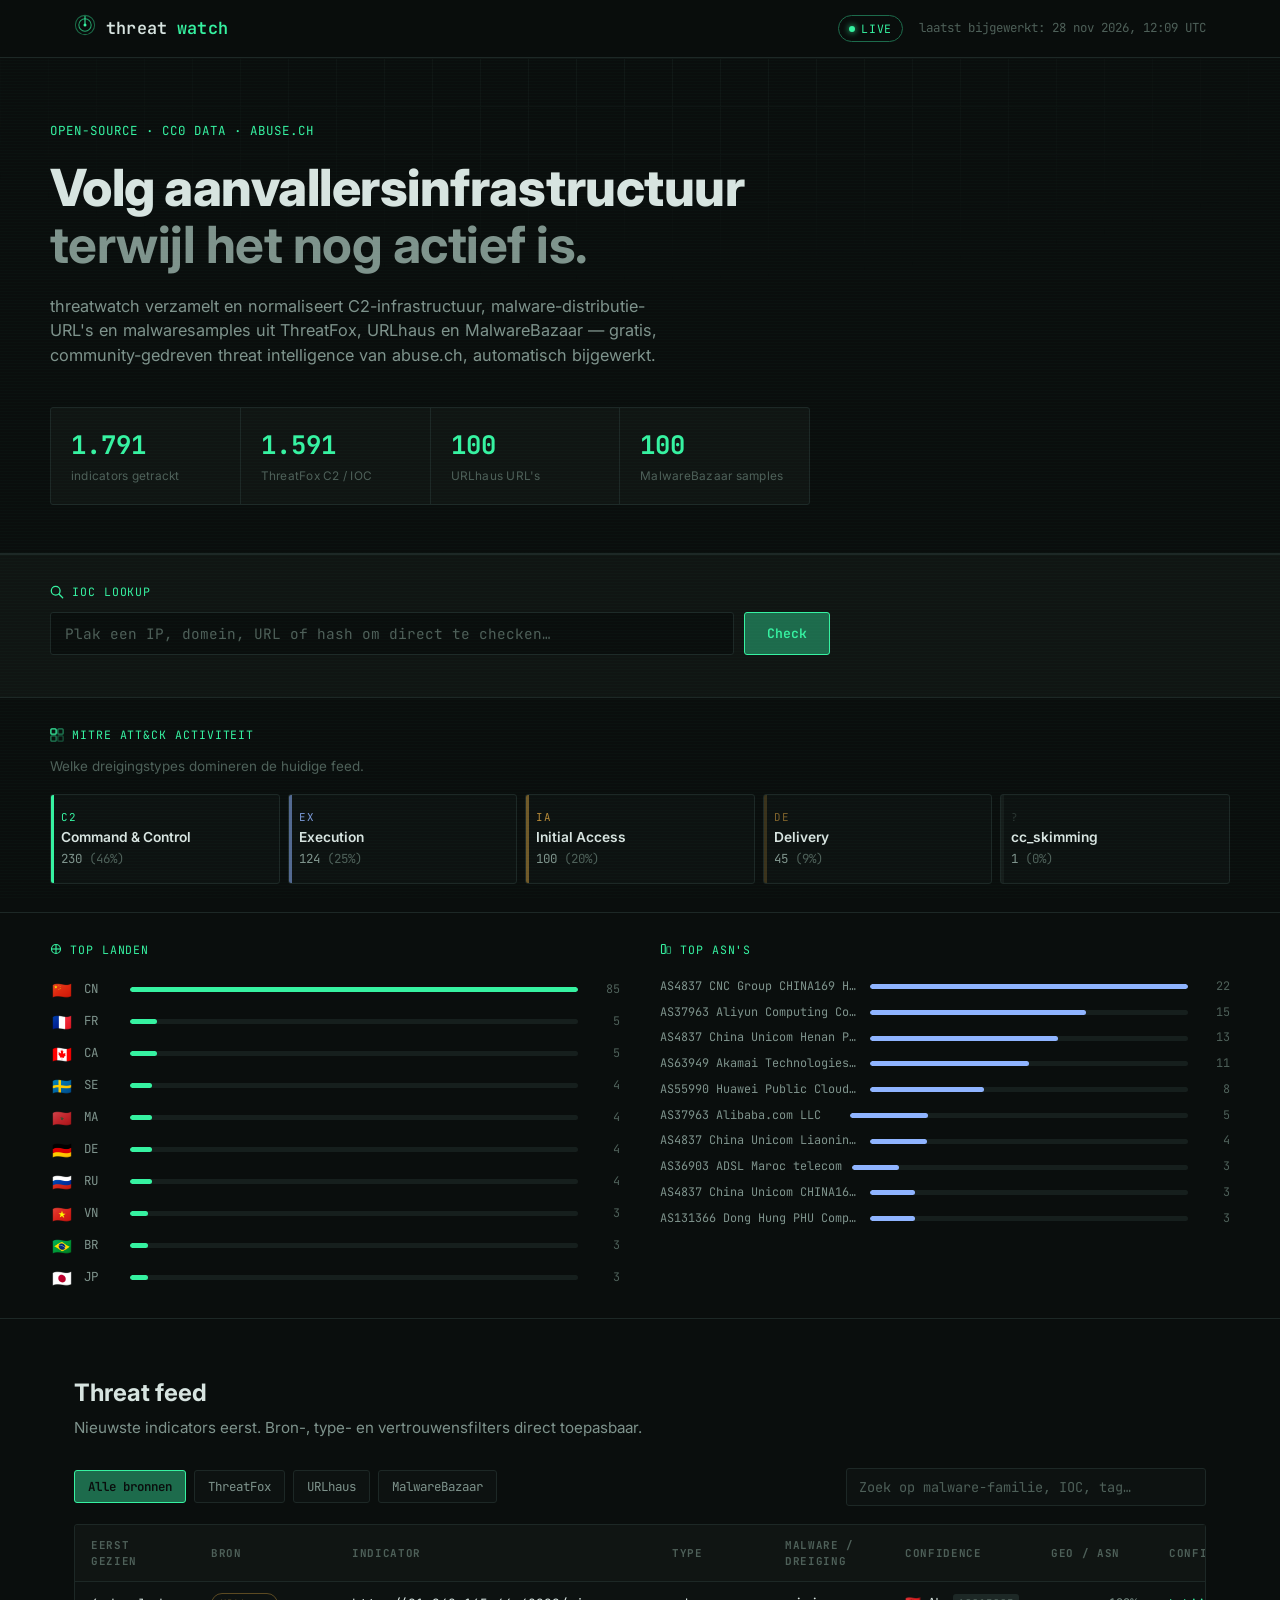
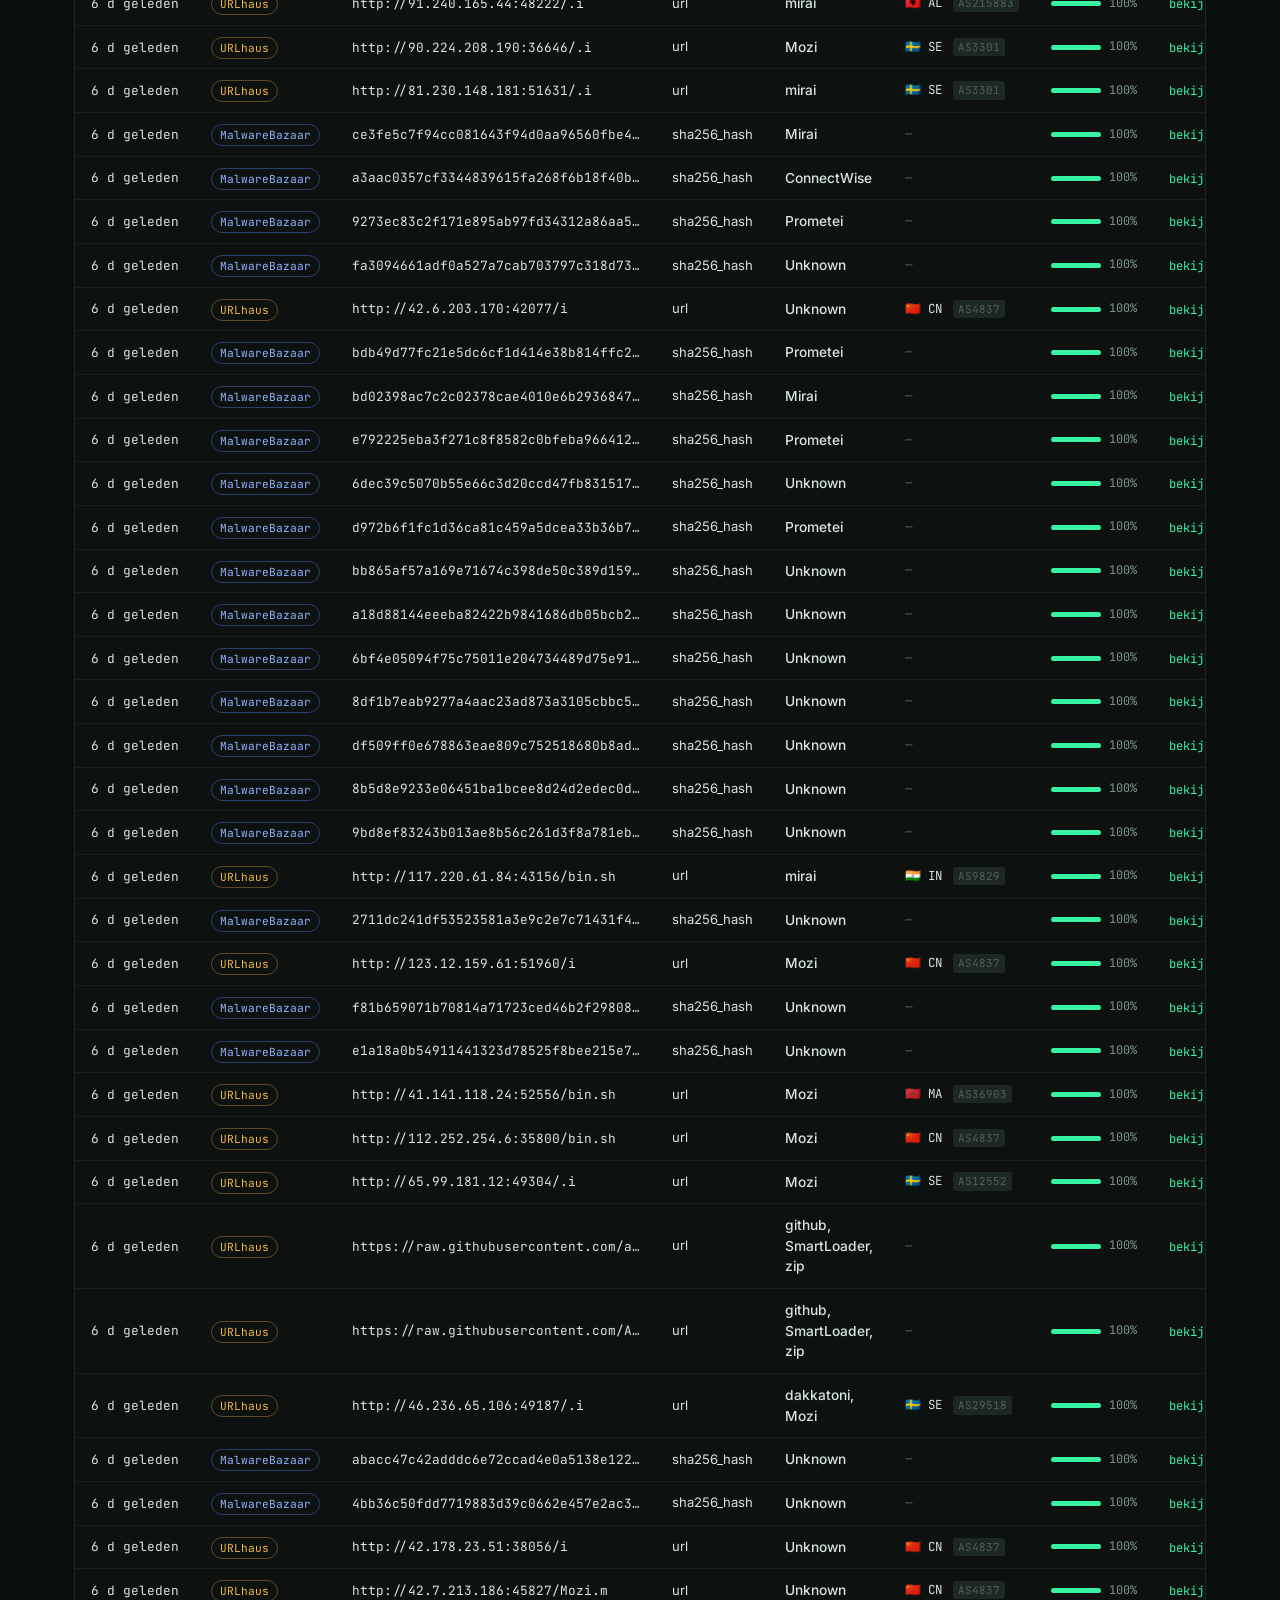
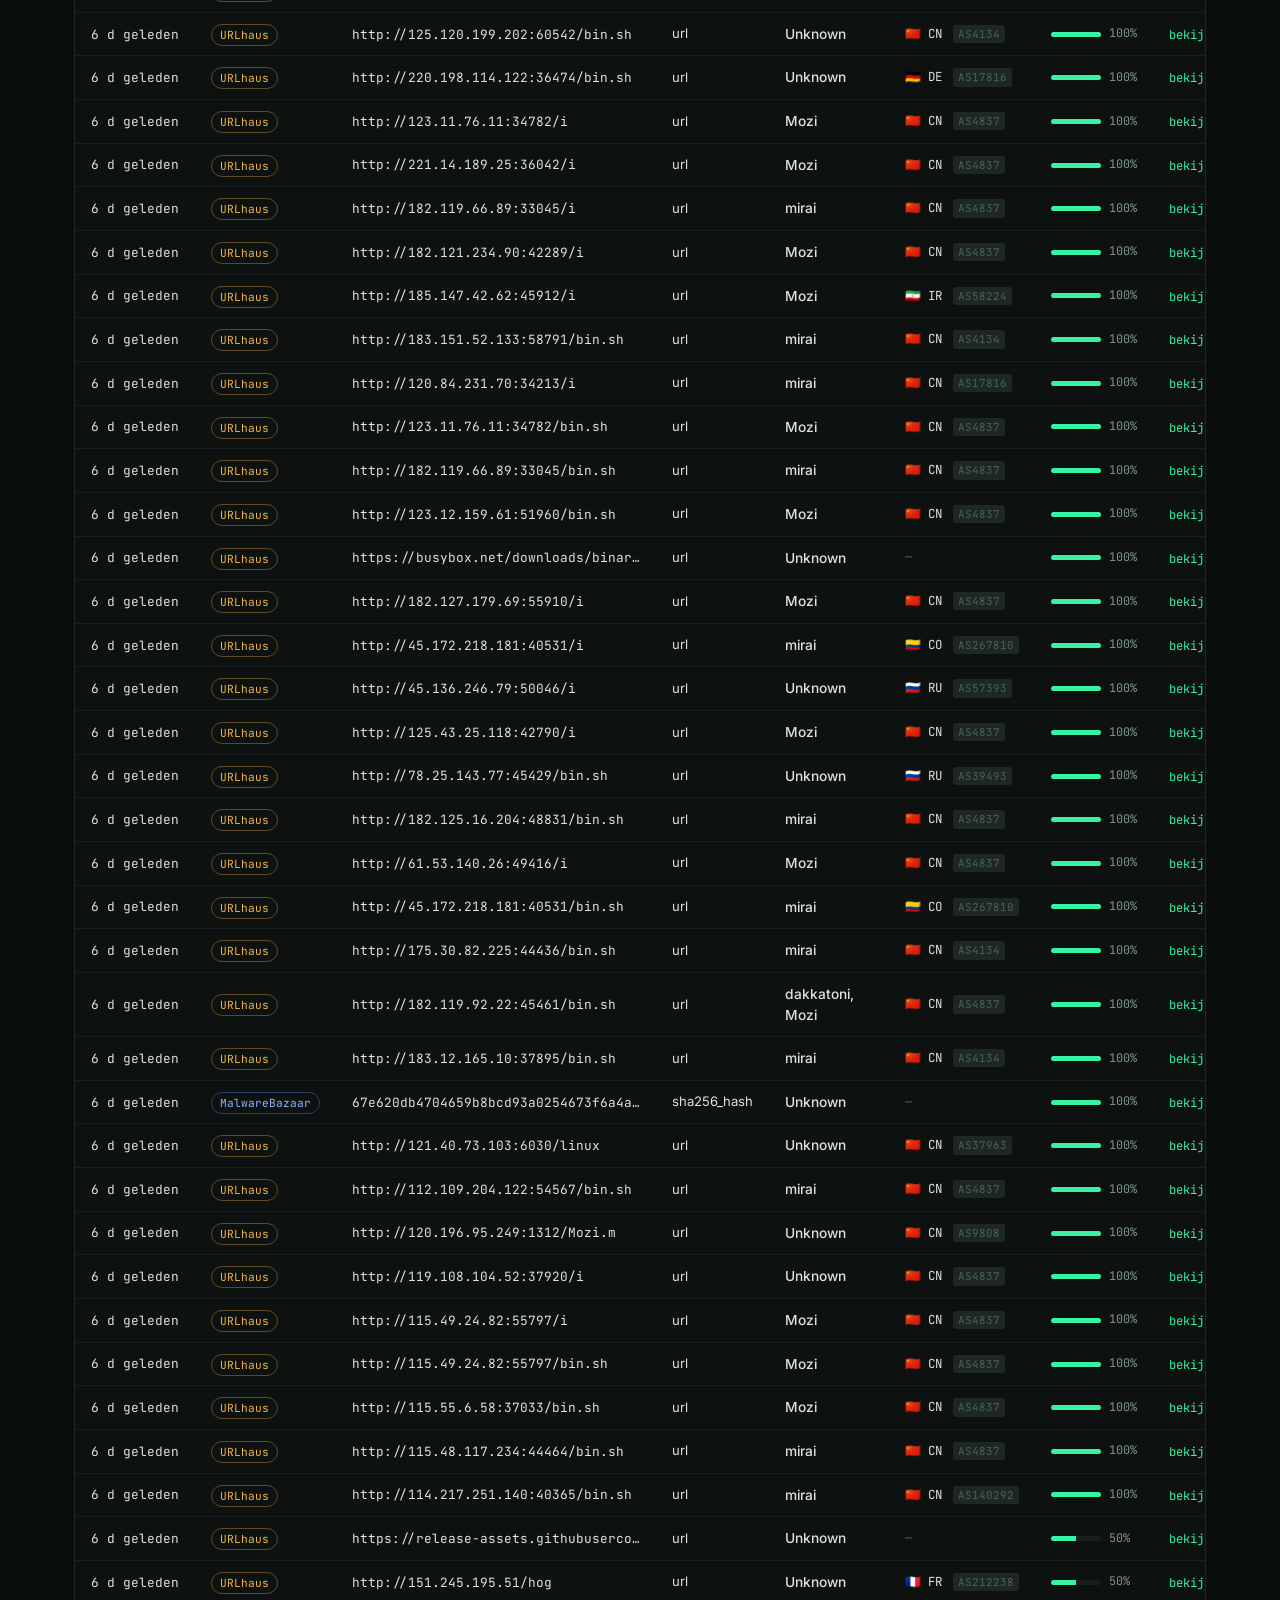
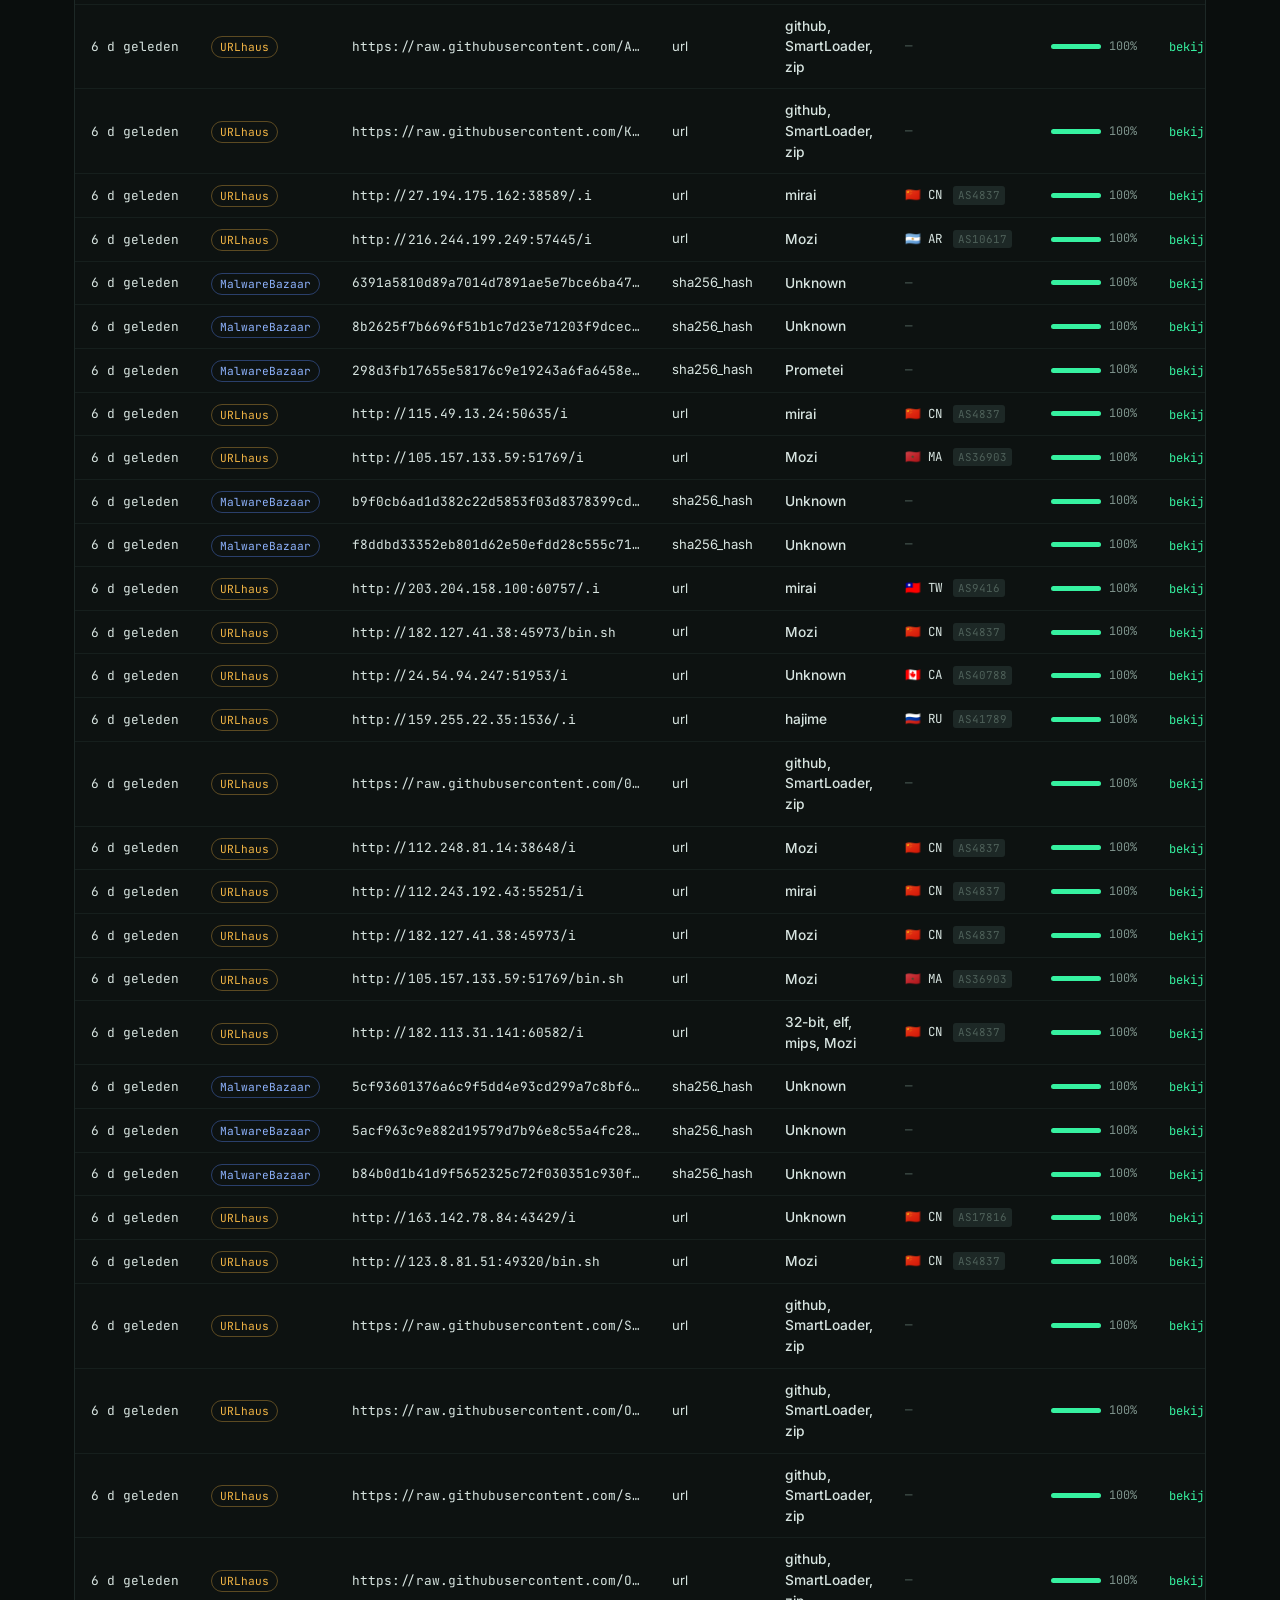
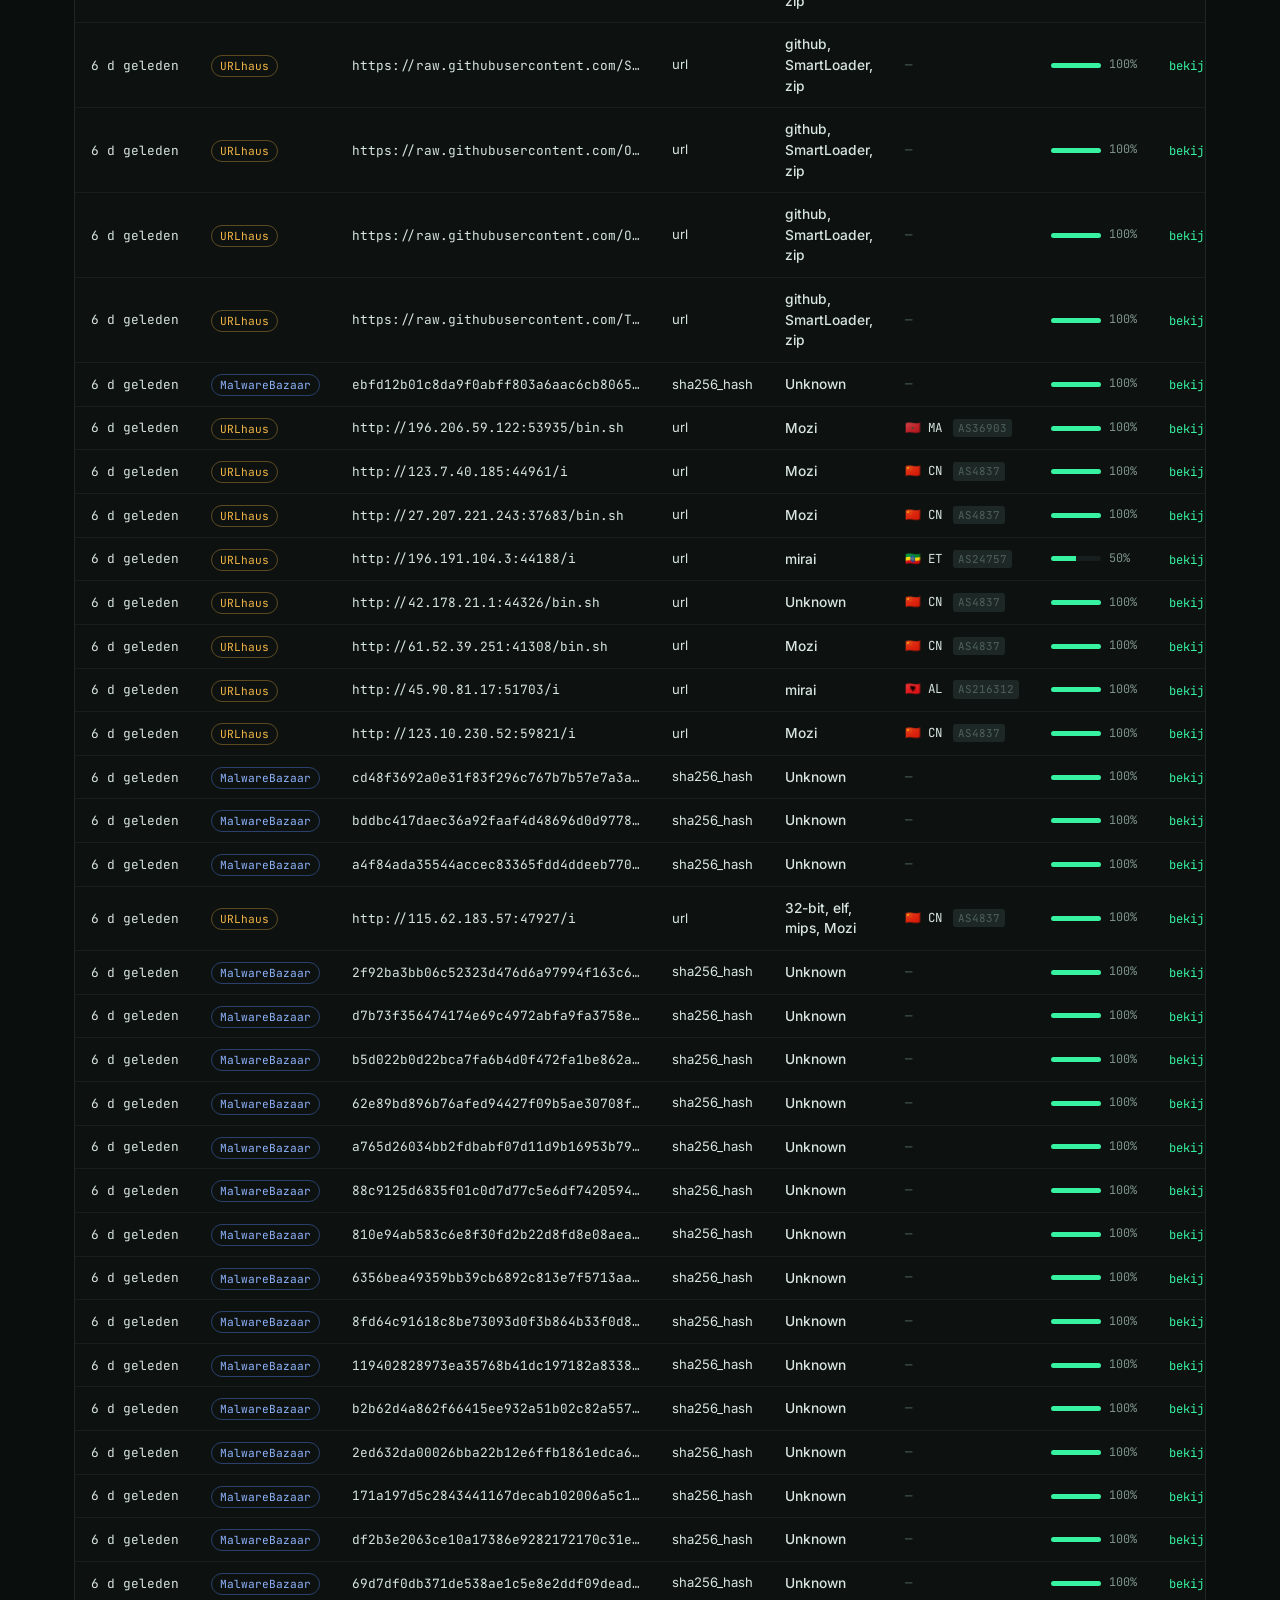
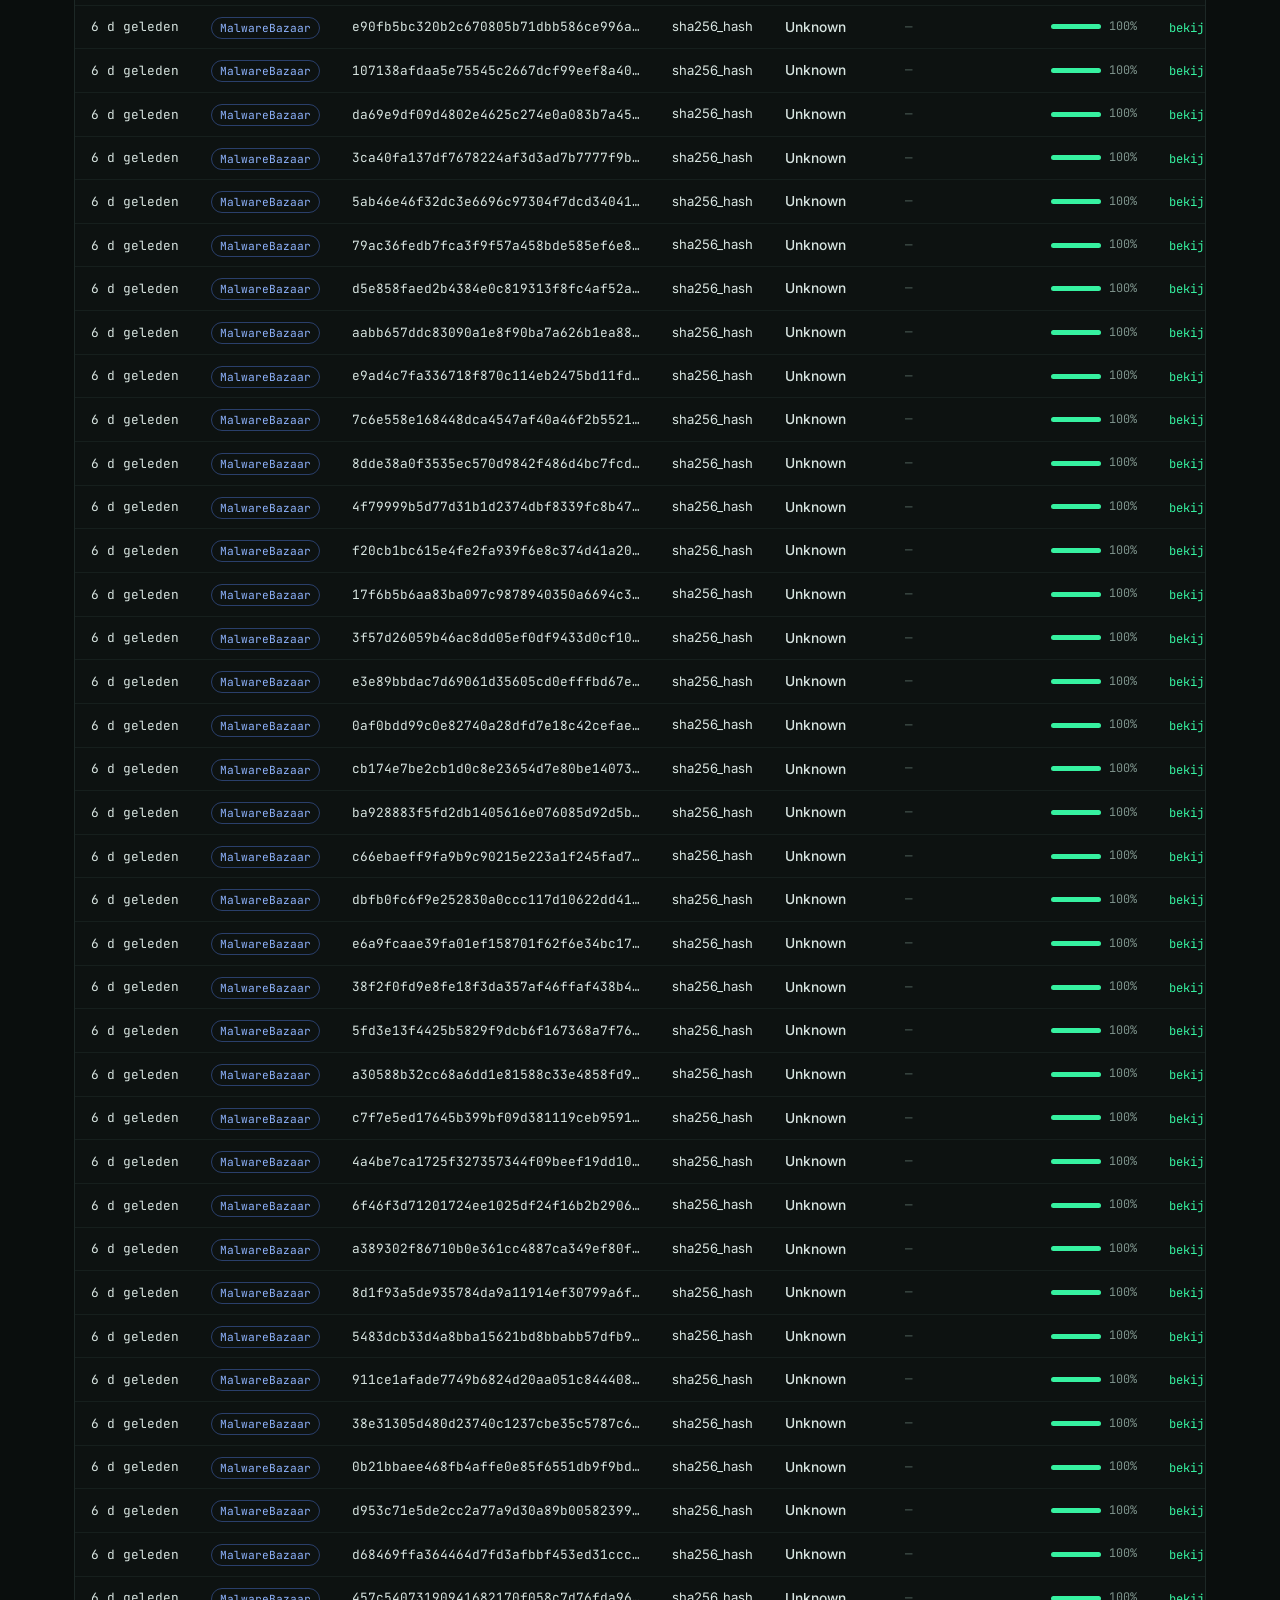
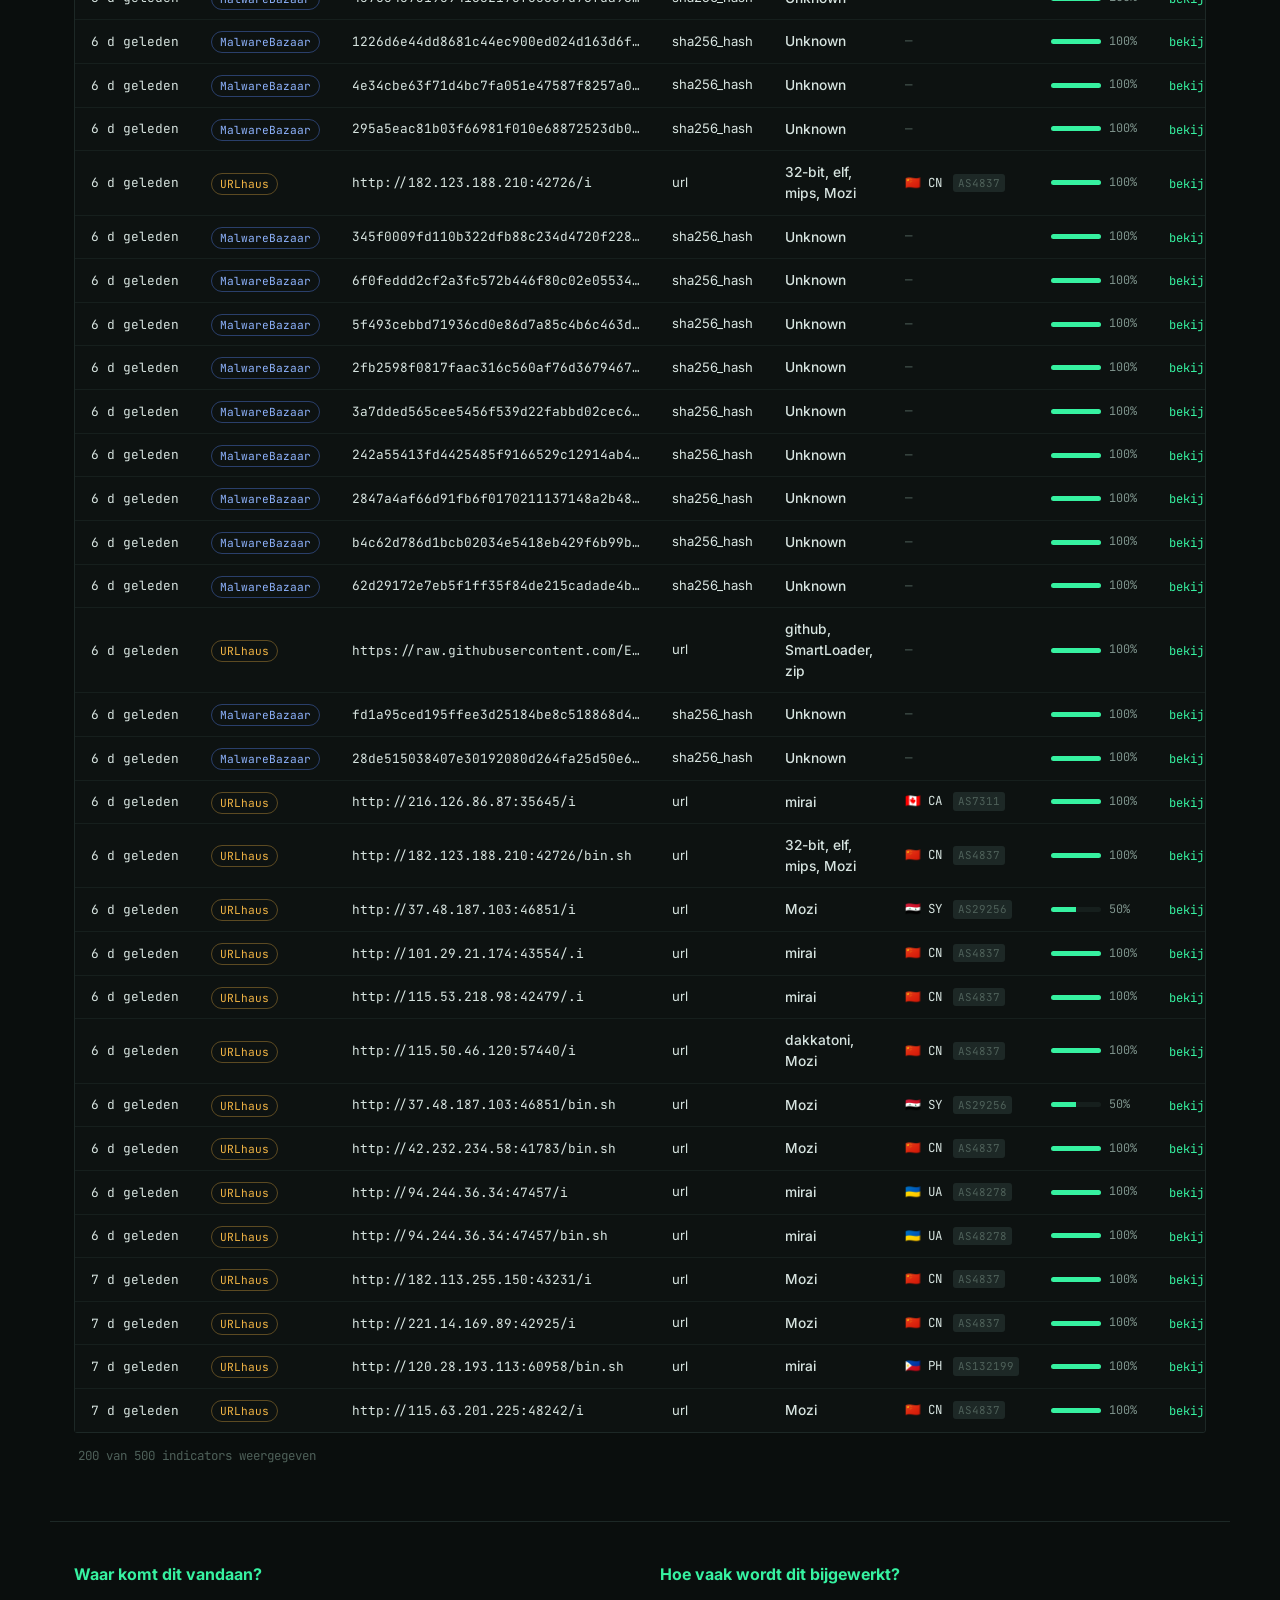
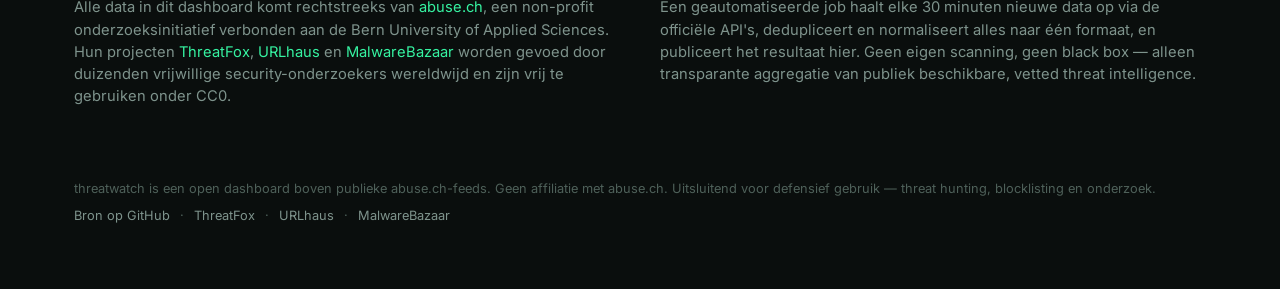
<file: docs/index.html>
<!DOCTYPE html>
<html lang="nl">
<head>
<meta charset="UTF-8">
<meta name="viewport" content="width=device-width, initial-scale=1.0">
<title>threatwatch — open infrastructure tracking</title>
<link rel="preconnect" href="https://fonts.googleapis.com">
<link rel="preconnect" href="https://fonts.gstatic.com" crossorigin>
<link href="https://fonts.googleapis.com/css2?family=JetBrains+Mono:wght@400;500;600;700&family=Inter:wght@400;500;600;700;800&display=swap" rel="stylesheet">
<link rel="stylesheet" href="style.css">
</head>
<body>

<div class="scanline"></div>

<header class="topbar">
  <div class="topbar-inner">
    <a href="./" class="brand">
      <span class="brand-mark" aria-hidden="true">
        <svg viewBox="0 0 32 32" width="22" height="22">
          <circle cx="16" cy="16" r="14" fill="none" stroke="var(--signal)" stroke-width="1.5" opacity="0.4"/>
          <circle cx="16" cy="16" r="9" fill="none" stroke="var(--signal)" stroke-width="1.5" opacity="0.65"/>
          <circle cx="16" cy="16" r="2.2" fill="var(--signal)"/>
          <line x1="16" y1="16" x2="16" y2="3" stroke="var(--signal)" stroke-width="1.5" class="radar-needle"/>
        </svg>
      </span>
      threat<span class="brand-accent">watch</span>
    </a>
    <nav class="topnav">
      <span class="pill pill-live" id="live-pill">
        <span class="dot"></span> live
      </span>
      <span class="topnav-meta" id="last-updated">laatst bijgewerkt: —</span>
    </nav>
  </div>
</header>

<main>

  <section class="hero">
    <div class="hero-grid" aria-hidden="true"></div>
    <div class="hero-inner">
      <p class="eyebrow">open-source · CC0 data · abuse.ch</p>
      <h1>Volg aanvallersinfrastructuur<br><span class="hero-fade">terwijl het nog actief is.</span></h1>
      <p class="hero-sub">
        threatwatch verzamelt en normaliseert C2-infrastructuur, malware-distributie-URL's
        en malwaresamples uit ThreatFox, URLhaus en MalwareBazaar &mdash; gratis, community-gedreven
        threat intelligence van abuse.ch, automatisch bijgewerkt.
      </p>
      <div class="hero-stats" id="hero-stats">
        <div class="stat-card">
          <span class="stat-value" id="stat-total">—</span>
          <span class="stat-label">indicators getrackt</span>
        </div>
        <div class="stat-card">
          <span class="stat-value" id="stat-threatfox">—</span>
          <span class="stat-label">ThreatFox C2 / IOC</span>
        </div>
        <div class="stat-card">
          <span class="stat-value" id="stat-urlhaus">—</span>
          <span class="stat-label">URLhaus URL's</span>
        </div>
        <div class="stat-card">
          <span class="stat-value" id="stat-malwarebazaar">—</span>
          <span class="stat-label">MalwareBazaar samples</span>
        </div>
      </div>
    </div>
  </section>

  <!-- IOC LOOKUP -->
  <section class="lookup-section">
    <div class="lookup-inner">
      <div class="lookup-label">
        <svg width="14" height="14" viewBox="0 0 16 16" fill="none" aria-hidden="true">
          <circle cx="6.5" cy="6.5" r="5" stroke="var(--signal)" stroke-width="1.5"/>
          <line x1="10.5" y1="10.5" x2="14.5" y2="14.5" stroke="var(--signal)" stroke-width="1.5" stroke-linecap="round"/>
        </svg>
        IOC lookup
      </div>
      <div class="lookup-bar">
        <input
          type="text"
          id="lookup-input"
          placeholder="Plak een IP, domein, URL of hash om direct te checken…"
          aria-label="IOC lookup"
          autocomplete="off"
          spellcheck="false"
        >
        <button id="lookup-btn">Check</button>
      </div>
      <div id="lookup-result" class="lookup-result" aria-live="polite"></div>
    </div>
  </section>

  <!-- ATT&CK HEATMAP -->
  <section class="attack-section">
    <div class="attack-inner">
      <div class="attack-header">
        <div class="lookup-label">
          <svg width="14" height="14" viewBox="0 0 16 16" fill="none" aria-hidden="true">
            <rect x="1" y="1" width="6" height="6" rx="1" stroke="var(--signal)" stroke-width="1.5"/>
            <rect x="9" y="1" width="6" height="6" rx="1" stroke="var(--signal)" stroke-width="1.5" opacity="0.5"/>
            <rect x="1" y="9" width="6" height="6" rx="1" stroke="var(--signal)" stroke-width="1.5" opacity="0.5"/>
            <rect x="9" y="9" width="6" height="6" rx="1" stroke="var(--signal)" stroke-width="1.5" opacity="0.3"/>
          </svg>
          MITRE ATT&amp;CK activiteit
        </div>
        <p class="attack-sub">Welke dreigingstypes domineren de huidige feed.</p>
      </div>
      <div id="attack-heatmap" class="attack-heatmap"></div>
    </div>
  </section>


  <!-- GEO STATS -->
  <section class="geo-section">
    <div class="geo-inner">
      <div id="geo-stats" class="geo-stats-grid"></div>
    </div>
  </section>

  <section class="panel">
    <div class="panel-header">
      <h2>Threat feed</h2>
      <p class="panel-sub">Nieuwste indicators eerst. Bron-, type- en vertrouwensfilters direct toepasbaar.</p>
    </div>

    <div class="controls">
      <div class="control-group" role="group" aria-label="Filter op bron">
        <button class="filter-btn is-active" data-filter-source="all">Alle bronnen</button>
        <button class="filter-btn" data-filter-source="ThreatFox">ThreatFox</button>
        <button class="filter-btn" data-filter-source="URLhaus">URLhaus</button>
        <button class="filter-btn" data-filter-source="MalwareBazaar">MalwareBazaar</button>
      </div>
      <div class="control-group search-group">
        <input
          type="search"
          id="search-input"
          placeholder="Zoek op malware-familie, IOC, tag…"
          aria-label="Zoek in threat feed"
        >
      </div>
    </div>

    <div class="table-wrap">
      <table class="feed-table" id="feed-table">
        <thead>
          <tr>
            <th>Eerst gezien</th>
            <th>Bron</th>
            <th>Indicator</th>
            <th>Type</th>
            <th>Malware / dreiging</th>
            <th>Confidence</th>
            <th>Geo / ASN</th>
            <th>Confidence</th>
            <th></th>
          </tr>
        </thead>
        <tbody id="feed-body">
          <tr class="loading-row">
            <td colspan="7">
              <span class="loading-text">feed wordt geladen…</span>
            </td>
          </tr>
        </tbody>
      </table>
    </div>

    <p class="table-footnote" id="table-footnote"></p>
  </section>

  <section class="about-panel">
    <div class="about-grid">
      <div>
        <h3>Waar komt dit vandaan?</h3>
        <p>
          Alle data in dit dashboard komt rechtstreeks van <a href="https://abuse.ch" target="_blank" rel="noopener">abuse.ch</a>,
          een non-profit onderzoeksinitiatief verbonden aan de Bern University of Applied Sciences.
          Hun projecten <a href="https://threatfox.abuse.ch" target="_blank" rel="noopener">ThreatFox</a>,
          <a href="https://urlhaus.abuse.ch" target="_blank" rel="noopener">URLhaus</a> en
          <a href="https://bazaar.abuse.ch" target="_blank" rel="noopener">MalwareBazaar</a> worden gevoed door
          duizenden vrijwillige security-onderzoekers wereldwijd en zijn vrij te gebruiken onder CC0.
        </p>
      </div>
      <div>
        <h3>Hoe vaak wordt dit bijgewerkt?</h3>
        <p>
          Een geautomatiseerde job haalt elke 30 minuten nieuwe data op via de officiële API's,
          dedupliceert en normaliseert alles naar één formaat, en publiceert het resultaat hier.
          Geen eigen scanning, geen black box &mdash; alleen transparante aggregatie van publiek
          beschikbare, vetted threat intelligence.
        </p>
      </div>
    </div>
  </section>

</main>

<footer class="footer">
  <p>
    threatwatch is een open dashboard boven publieke abuse.ch-feeds. Geen affiliatie met abuse.ch.
    Uitsluitend voor defensief gebruik &mdash; threat hunting, blocklisting en onderzoek.
  </p>
  <p class="footer-links">
    <a href="https://github.com/threatwatch0x/threatwatch" target="_blank" rel="noopener">Bron op GitHub</a>
    <span aria-hidden="true">·</span>
    <a href="https://threatfox.abuse.ch" target="_blank" rel="noopener">ThreatFox</a>
    <span aria-hidden="true">·</span>
    <a href="https://urlhaus.abuse.ch" target="_blank" rel="noopener">URLhaus</a>
    <span aria-hidden="true">·</span>
    <a href="https://bazaar.abuse.ch" target="_blank" rel="noopener">MalwareBazaar</a>
  </p>
</footer>

<script src="app.js"></script>
</body>
</html>
</file>
<file: docs/style.css>
/* =========================================================
   threatwatch — design tokens
   Subject: tracking live attacker infrastructure.
   Direction: dark ops console, not a marketing page.
   A signal-green sweep (radar / oscilloscope) is the one
   accent color; everything else stays quiet and structural.
========================================================= */

:root {
  --bg: #0a0e0d;
  --bg-raised: #101513;
  --bg-panel: #0d1211;
  --line: #1d2826;
  --line-soft: #161f1d;
  --ink: #d7e4e0;
  --ink-dim: #7e938c;
  --ink-faint: #4e6059;
  --signal: #36f2a1;
  --signal-dim: #1d6b4c;
  --amber: #f2b545;
  --red: #f25c54;

  --font-display: "Inter", system-ui, sans-serif;
  --font-mono: "JetBrains Mono", "SF Mono", Consolas, monospace;

  --radius: 3px;
}

* { box-sizing: border-box; }

html { scroll-behavior: smooth; }

body {
  margin: 0;
  background: var(--bg);
  color: var(--ink);
  font-family: var(--font-display);
  line-height: 1.5;
  -webkit-font-smoothing: antialiased;
}

a { color: var(--signal); text-decoration: none; }
a:hover { text-decoration: underline; }

a:focus-visible,
button:focus-visible,
input:focus-visible {
  outline: 2px solid var(--signal);
  outline-offset: 2px;
}

/* Subtle scanline texture across the whole page — restrained, fixed, low opacity */
.scanline {
  position: fixed;
  inset: 0;
  pointer-events: none;
  z-index: 1;
  background: repeating-linear-gradient(
    to bottom,
    rgba(54, 242, 161, 0.015) 0px,
    rgba(54, 242, 161, 0.015) 1px,
    transparent 1px,
    transparent 3px
  );
  mix-blend-mode: screen;
}

@media (prefers-reduced-motion: reduce) {
  * { animation-duration: 0.001ms !important; animation-iteration-count: 1 !important; transition-duration: 0.001ms !important; }
}

/* ---------- topbar ---------- */

.topbar {
  position: sticky;
  top: 0;
  z-index: 10;
  background: rgba(10, 14, 13, 0.92);
  backdrop-filter: blur(8px);
  border-bottom: 1px solid var(--line);
}

.topbar-inner {
  max-width: 1180px;
  margin: 0 auto;
  padding: 14px 24px;
  display: flex;
  align-items: center;
  justify-content: space-between;
}

.brand {
  display: flex;
  align-items: center;
  gap: 10px;
  font-family: var(--font-mono);
  font-weight: 600;
  font-size: 1.05rem;
  color: var(--ink);
  letter-spacing: 0.01em;
}
.brand:hover { text-decoration: none; }
.brand-accent { color: var(--signal); }

.radar-needle {
  transform-origin: 16px 16px;
  animation: sweep 4s linear infinite;
}
@keyframes sweep {
  to { transform: rotate(360deg); }
}

.topnav { display: flex; align-items: center; gap: 16px; }

.pill {
  font-family: var(--font-mono);
  font-size: 0.72rem;
  letter-spacing: 0.06em;
  text-transform: uppercase;
  padding: 4px 10px;
  border-radius: 999px;
  border: 1px solid var(--line);
  color: var(--ink-dim);
  display: inline-flex;
  align-items: center;
  gap: 6px;
}
.pill-live { color: var(--signal); border-color: var(--signal-dim); }
.pill .dot {
  width: 6px; height: 6px;
  border-radius: 50%;
  background: var(--signal);
  box-shadow: 0 0 6px var(--signal);
  animation: pulse 1.8s ease-in-out infinite;
}
@keyframes pulse {
  0%, 100% { opacity: 1; }
  50% { opacity: 0.35; }
}

.topnav-meta {
  font-family: var(--font-mono);
  font-size: 0.78rem;
  color: var(--ink-faint);
}

/* ---------- hero ---------- */

.hero {
  position: relative;
  padding: 64px 24px 48px;
  border-bottom: 1px solid var(--line);
  overflow: hidden;
}

.hero-grid {
  position: absolute;
  inset: 0;
  background-image:
    linear-gradient(var(--line-soft) 1px, transparent 1px),
    linear-gradient(90deg, var(--line-soft) 1px, transparent 1px);
  background-size: 48px 48px;
  mask-image: radial-gradient(ellipse 80% 60% at 50% 0%, black 0%, transparent 75%);
  opacity: 0.6;
}

.hero-inner {
  position: relative;
  max-width: 1180px;
  margin: 0 auto;
}

.eyebrow {
  font-family: var(--font-mono);
  font-size: 0.78rem;
  letter-spacing: 0.08em;
  text-transform: uppercase;
  color: var(--signal);
  margin: 0 0 18px;
}

.hero h1 {
  font-size: clamp(2rem, 4.4vw, 3.2rem);
  font-weight: 800;
  letter-spacing: -0.01em;
  line-height: 1.12;
  margin: 0 0 20px;
  max-width: 760px;
}
.hero-fade { color: var(--ink-dim); font-weight: 700; }

.hero-sub {
  max-width: 620px;
  color: var(--ink-dim);
  font-size: 1.02rem;
  margin: 0 0 40px;
}

.hero-stats {
  display: grid;
  grid-template-columns: repeat(4, minmax(0, 1fr));
  gap: 1px;
  background: var(--line);
  border: 1px solid var(--line);
  border-radius: var(--radius);
  overflow: hidden;
  max-width: 760px;
}

.stat-card {
  background: var(--bg-raised);
  padding: 18px 20px;
  display: flex;
  flex-direction: column;
  gap: 4px;
}

.stat-value {
  font-family: var(--font-mono);
  font-size: 1.6rem;
  font-weight: 700;
  color: var(--signal);
}

.stat-label {
  font-size: 0.74rem;
  color: var(--ink-faint);
  letter-spacing: 0.02em;
}

@media (max-width: 720px) {
  .hero-stats { grid-template-columns: repeat(2, minmax(0, 1fr)); }
}

/* ---------- panel / table ---------- */

.panel {
  max-width: 1180px;
  margin: 0 auto;
  padding: 56px 24px 32px;
}

.panel-header h2 {
  font-size: 1.5rem;
  margin: 0 0 6px;
  font-weight: 700;
}
.panel-sub {
  color: var(--ink-dim);
  margin: 0 0 28px;
  font-size: 0.95rem;
}

.controls {
  display: flex;
  flex-wrap: wrap;
  gap: 16px;
  justify-content: space-between;
  align-items: center;
  margin-bottom: 18px;
}

.control-group { display: flex; gap: 8px; flex-wrap: wrap; }

.filter-btn {
  font-family: var(--font-mono);
  font-size: 0.78rem;
  padding: 7px 13px;
  border-radius: var(--radius);
  border: 1px solid var(--line);
  background: var(--bg-panel);
  color: var(--ink-dim);
  cursor: pointer;
  transition: border-color 0.15s, color 0.15s, background 0.15s;
}
.filter-btn:hover { border-color: var(--signal-dim); color: var(--ink); }
.filter-btn.is-active {
  background: var(--signal-dim);
  border-color: var(--signal);
  color: var(--bg);
  font-weight: 600;
}

.search-group { flex: 1; min-width: 220px; max-width: 360px; }
#search-input {
  width: 100%;
  font-family: var(--font-mono);
  font-size: 0.85rem;
  padding: 9px 12px;
  border-radius: var(--radius);
  border: 1px solid var(--line);
  background: var(--bg-panel);
  color: var(--ink);
}
#search-input::placeholder { color: var(--ink-faint); }

.table-wrap {
  border: 1px solid var(--line);
  border-radius: var(--radius);
  overflow-x: auto;
  background: var(--bg-panel);
}

.feed-table {
  width: 100%;
  border-collapse: collapse;
  font-size: 0.86rem;
  min-width: 760px;
}

.feed-table thead th {
  text-align: left;
  font-family: var(--font-mono);
  font-size: 0.68rem;
  letter-spacing: 0.06em;
  text-transform: uppercase;
  color: var(--ink-faint);
  padding: 12px 16px;
  border-bottom: 1px solid var(--line);
  background: var(--bg-raised);
  position: sticky;
  top: 0;
}

.feed-table tbody td {
  padding: 11px 16px;
  border-bottom: 1px solid var(--line-soft);
  color: var(--ink);
  vertical-align: middle;
}

.feed-table tbody tr:hover { background: rgba(54, 242, 161, 0.035); }
.feed-table tbody tr:last-child td { border-bottom: none; }

.cell-time { font-family: var(--font-mono); color: var(--ink-dim); white-space: nowrap; font-size: 0.8rem; }

.source-badge {
  font-family: var(--font-mono);
  font-size: 0.7rem;
  padding: 3px 8px;
  border-radius: 999px;
  border: 1px solid var(--line);
  white-space: nowrap;
}
.source-ThreatFox { color: var(--signal); border-color: var(--signal-dim); }
.source-URLhaus { color: var(--amber); border-color: #5c4a22; }
.source-MalwareBazaar { color: #8fb4ff; border-color: #2a3f6b; }

.cell-ioc {
  font-family: var(--font-mono);
  font-size: 0.8rem;
  max-width: 320px;
  overflow: hidden;
  text-overflow: ellipsis;
  white-space: nowrap;
}

.cell-malware { color: var(--ink); font-weight: 500; }
.cell-type { color: var(--ink-dim); font-size: 0.82rem; }

.confidence-bar-wrap {
  display: flex;
  align-items: center;
  gap: 8px;
}
.confidence-bar {
  width: 50px;
  height: 5px;
  border-radius: 999px;
  background: var(--line-soft);
  overflow: hidden;
}
.confidence-bar-fill { height: 100%; background: var(--signal); }
.confidence-value { font-family: var(--font-mono); font-size: 0.74rem; color: var(--ink-dim); }

.ref-link { font-family: var(--font-mono); font-size: 0.76rem; white-space: nowrap; }

.loading-row td, .empty-row td {
  text-align: center;
  padding: 40px 16px;
  color: var(--ink-faint);
  font-family: var(--font-mono);
  font-size: 0.85rem;
}

.table-footnote {
  margin: 14px 4px 0;
  font-size: 0.78rem;
  color: var(--ink-faint);
  font-family: var(--font-mono);
}

/* ---------- about panel ---------- */

.about-panel {
  max-width: 1180px;
  margin: 24px auto 0;
  padding: 40px 24px;
  border-top: 1px solid var(--line);
}

.about-grid {
  display: grid;
  grid-template-columns: 1fr 1fr;
  gap: 40px;
}
@media (max-width: 760px) {
  .about-grid { grid-template-columns: 1fr; }
}

.about-panel h3 {
  font-size: 1rem;
  margin: 0 0 10px;
  color: var(--signal);
}
.about-panel p {
  color: var(--ink-dim);
  font-size: 0.92rem;
  margin: 0;
}

/* ---------- footer ---------- */

.footer {
  max-width: 1180px;
  margin: 0 auto;
  padding: 32px 24px 56px;
  color: var(--ink-faint);
  font-size: 0.8rem;
}
.footer p { margin: 0 0 8px; }
.footer-links a { color: var(--ink-dim); }
.footer-links span { color: var(--ink-faint); margin: 0 6px; }

/* ─── IOC Lookup ─────────────────────────────────────────────────────────────── */

.lookup-section {
  background: var(--bg-raised);
  border-top: 1px solid var(--line);
  border-bottom: 1px solid var(--line);
  padding: 28px 24px;
}

.lookup-inner {
  max-width: 1180px;
  margin: 0 auto;
}

.lookup-label {
  display: flex;
  align-items: center;
  gap: 8px;
  font-family: var(--font-mono);
  font-size: 0.72rem;
  letter-spacing: 0.08em;
  text-transform: uppercase;
  color: var(--signal);
  margin-bottom: 12px;
}

.lookup-bar {
  display: flex;
  gap: 10px;
  max-width: 780px;
}

#lookup-input {
  flex: 1;
  font-family: var(--font-mono);
  font-size: 0.9rem;
  padding: 11px 14px;
  border-radius: var(--radius);
  border: 1px solid var(--line);
  background: var(--bg);
  color: var(--ink);
}
#lookup-input::placeholder { color: var(--ink-faint); }

#lookup-btn {
  font-family: var(--font-mono);
  font-size: 0.82rem;
  font-weight: 600;
  padding: 11px 22px;
  border-radius: var(--radius);
  border: 1px solid var(--signal);
  background: var(--signal-dim);
  color: var(--signal);
  cursor: pointer;
  transition: background 0.15s;
  white-space: nowrap;
}
#lookup-btn:hover { background: var(--signal); color: var(--bg); }

.lookup-result {
  margin-top: 14px;
  max-width: 780px;
  font-size: 0.86rem;
}

.lookup-clean {
  display: block;
  color: var(--signal);
  font-family: var(--font-mono);
  margin-bottom: 4px;
}

.lookup-warning { color: var(--amber); font-family: var(--font-mono); }

.lookup-note {
  display: block;
  color: var(--ink-faint);
  font-size: 0.78rem;
  margin-top: 4px;
  font-family: var(--font-mono);
}

.lookup-found { display: flex; flex-direction: column; gap: 8px; }

.lookup-found-label {
  font-family: var(--font-mono);
  font-size: 0.78rem;
  color: var(--amber);
  letter-spacing: 0.04em;
}

.lookup-hit {
  display: flex;
  align-items: center;
  gap: 12px;
  padding: 10px 14px;
  background: var(--bg-panel);
  border: 1px solid var(--line);
  border-radius: var(--radius);
  flex-wrap: wrap;
}

.lookup-hit-ioc {
  font-family: var(--font-mono);
  font-size: 0.82rem;
  color: var(--ink);
  flex: 1;
  min-width: 0;
  overflow: hidden;
  text-overflow: ellipsis;
  white-space: nowrap;
}

.lookup-hit-malware { color: var(--ink-dim); font-size: 0.84rem; }
.lookup-hit-conf { font-family: var(--font-mono); font-size: 0.78rem; color: var(--signal); }
.lookup-more { color: var(--ink-faint); font-size: 0.78rem; font-family: var(--font-mono); margin: 4px 0 0; }

/* ─── ATT&CK Heatmap ─────────────────────────────────────────────────────────── */

.attack-section {
  border-bottom: 1px solid var(--line);
  padding: 28px 24px;
}

.attack-inner {
  max-width: 1180px;
  margin: 0 auto;
}

.attack-header { margin-bottom: 18px; }
.attack-sub { color: var(--ink-faint); font-size: 0.84rem; margin: 6px 0 0; }

.attack-heatmap {
  display: grid;
  grid-template-columns: repeat(auto-fill, minmax(200px, 1fr));
  gap: 8px;
}

.attack-cell {
  position: relative;
  border: 1px solid var(--line);
  border-radius: var(--radius);
  overflow: hidden;
  background: var(--bg-panel);
  padding: 14px 14px 14px 10px;
  display: flex;
  align-items: center;
  gap: 12px;
}

.attack-cell-bar {
  position: absolute;
  left: 0;
  top: 0;
  bottom: 0;
  width: 3px;
  background: var(--cell-color, var(--signal));
  opacity: var(--intensity, 1);
}

.attack-cell-info {
  display: flex;
  flex-direction: column;
  gap: 2px;
  min-width: 0;
}

.attack-tactic {
  font-family: var(--font-mono);
  font-size: 0.68rem;
  letter-spacing: 0.1em;
  color: var(--cell-color, var(--signal));
  opacity: calc(var(--intensity) + 0.3);
}

.attack-label {
  font-size: 0.86rem;
  font-weight: 600;
  color: var(--ink);
  white-space: nowrap;
  overflow: hidden;
  text-overflow: ellipsis;
}

.attack-count {
  font-family: var(--font-mono);
  font-size: 0.78rem;
  color: var(--ink-dim);
}

.attack-pct { color: var(--ink-faint); }

/* ─── Geo / ASN stats ────────────────────────────────────────────────────────── */

.geo-section {
  border-bottom: 1px solid var(--line);
  padding: 28px 24px;
}

.geo-inner {
  max-width: 1180px;
  margin: 0 auto;
}

.geo-stats-grid {
  display: grid;
  grid-template-columns: 1fr 1fr;
  gap: 40px;
}

@media (max-width: 720px) {
  .geo-stats-grid { grid-template-columns: 1fr; }
}

.geo-col { display: flex; flex-direction: column; gap: 8px; }

.geo-row {
  display: flex;
  align-items: center;
  gap: 10px;
  font-size: 0.84rem;
}

.geo-flag { font-size: 1rem; width: 24px; text-align: center; }

.geo-label {
  font-family: var(--font-mono);
  font-size: 0.78rem;
  color: var(--ink-dim);
  min-width: 36px;
}

.geo-asn-label {
  min-width: 180px;
  max-width: 200px;
  white-space: nowrap;
  overflow: hidden;
  text-overflow: ellipsis;
  font-size: 0.74rem;
}

.geo-bar-wrap {
  flex: 1;
  height: 5px;
  background: var(--line-soft);
  border-radius: 999px;
  overflow: hidden;
}

.geo-bar {
  height: 100%;
  background: var(--signal);
  border-radius: 999px;
  transition: width 0.4s ease;
}

.geo-bar-asn { background: #8fb4ff; }

.geo-count {
  font-family: var(--font-mono);
  font-size: 0.74rem;
  color: var(--ink-faint);
  min-width: 32px;
  text-align: right;
}

/* ─── Tabel geo kolom ────────────────────────────────────────────────────────── */

.cell-geo {
  font-family: var(--font-mono);
  font-size: 0.78rem;
  color: var(--ink-dim);
  white-space: nowrap;
}

.cell-dim { color: var(--ink-faint); }

.asn-tag {
  display: inline-block;
  font-size: 0.68rem;
  padding: 1px 5px;
  border-radius: 3px;
  background: var(--line);
  color: var(--ink-faint);
  margin-left: 4px;
}

.lookup-hit-geo {
  font-family: var(--font-mono);
  font-size: 0.74rem;
  color: var(--ink-dim);
  padding: 2px 6px;
  border: 1px solid var(--line);
  border-radius: var(--radius);
}
</file>
